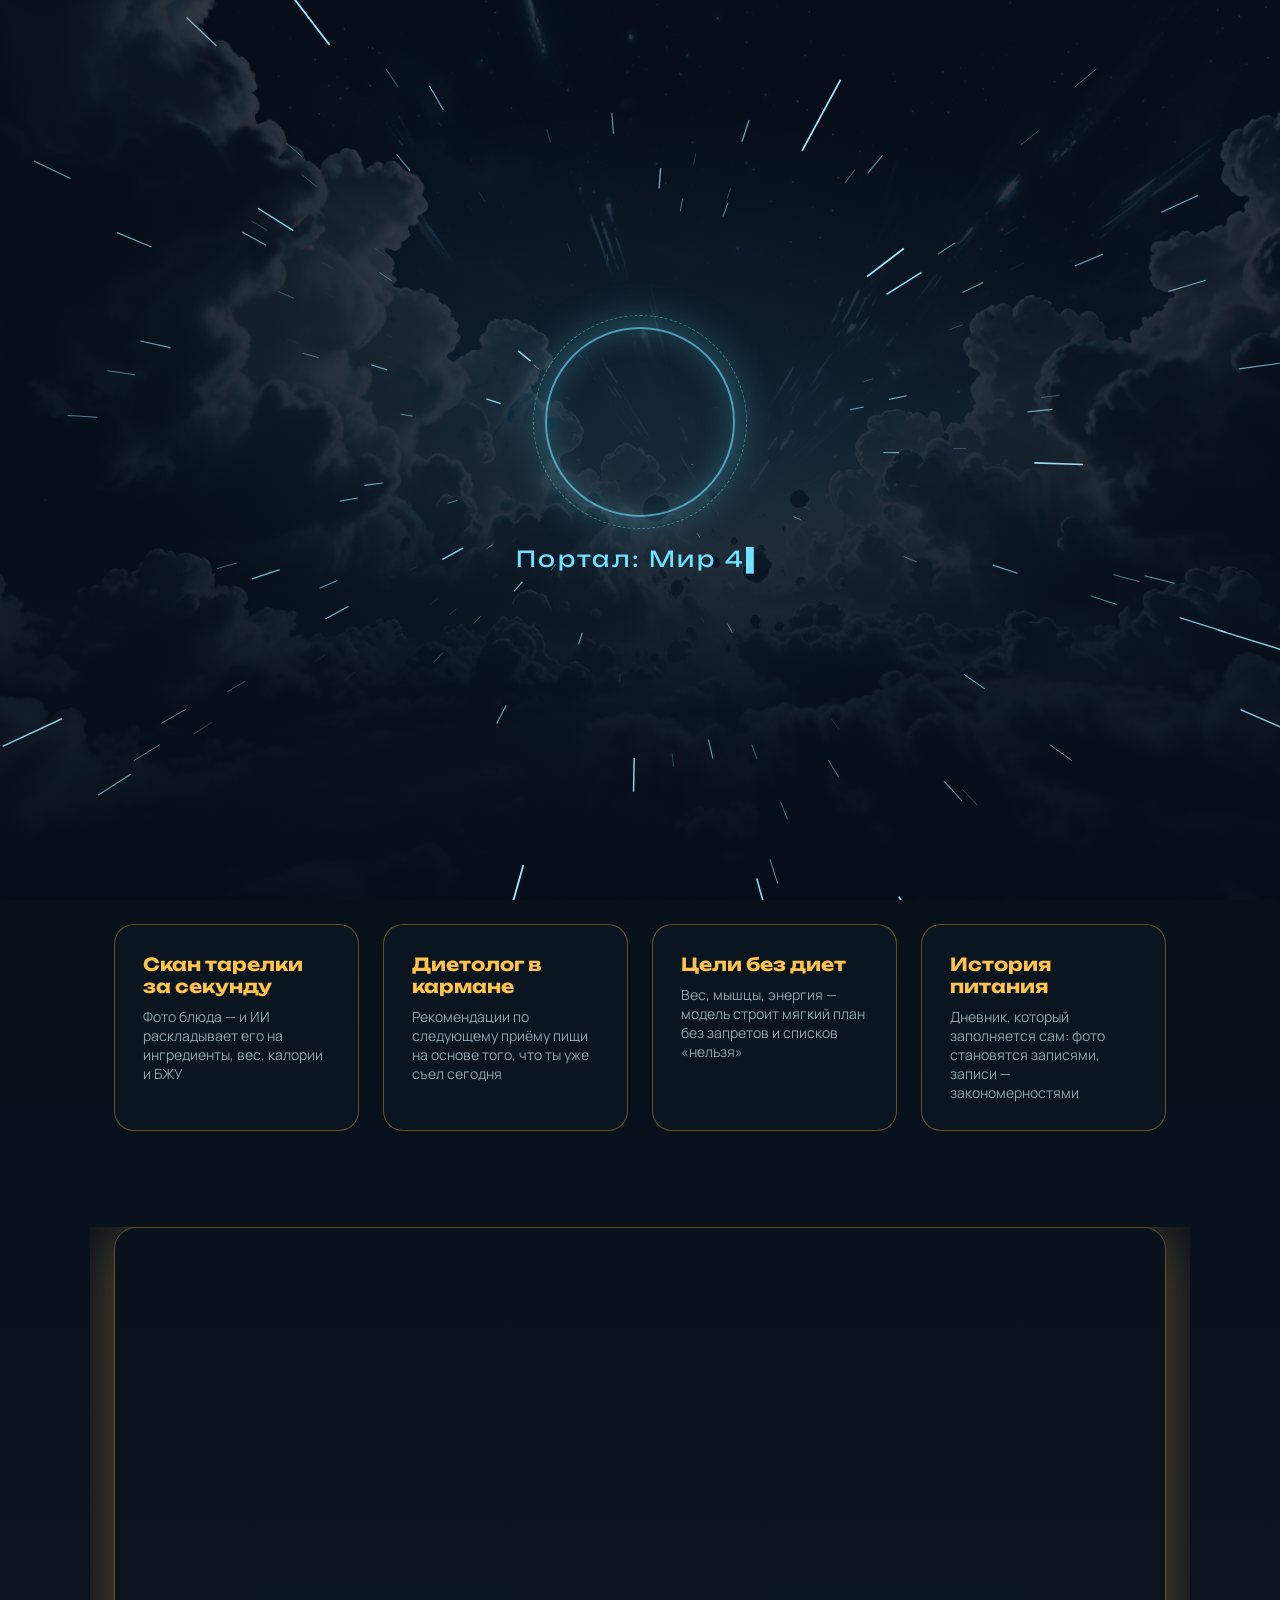
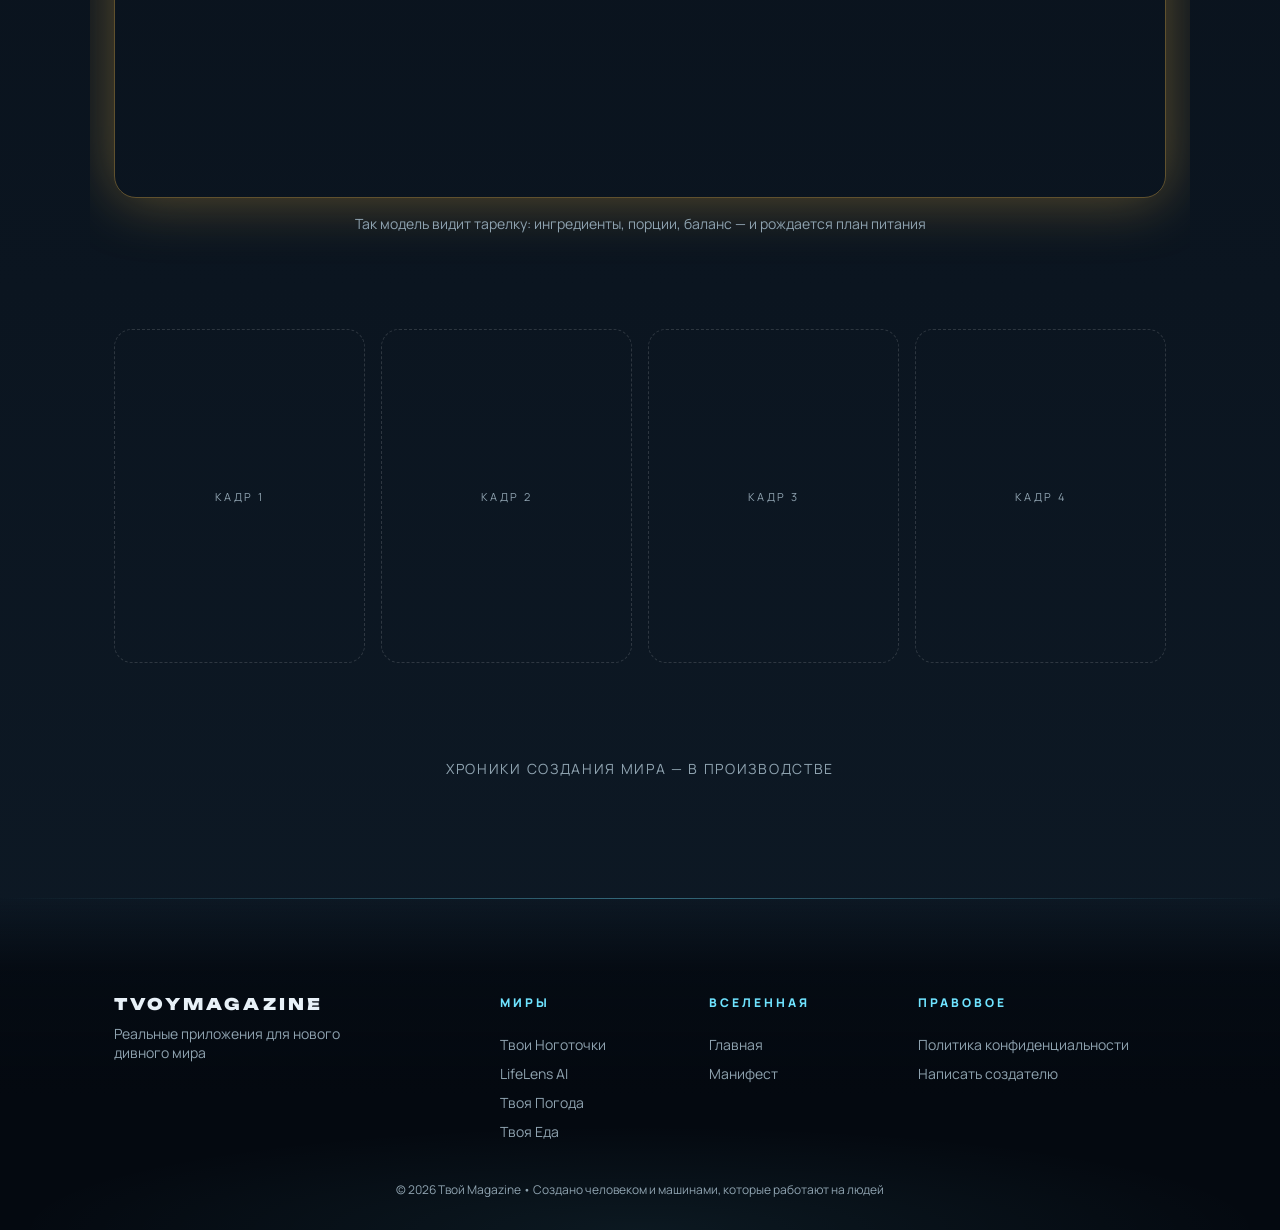
<file: apps/eda/index.html>
<!DOCTYPE html>
<html lang="ru">
<head>
  <meta charset="UTF-8">
  <meta name="viewport" content="width=device-width, initial-scale=1.0">
  <title>Твоя Еда — Мир 4 | Твой Magazine</title>
  <meta name="description" content="ИИ сканер пищи и диетолог">

  <link rel="icon" href="data:image/svg+xml,<svg xmlns='http://www.w3.org/2000/svg' viewBox='0 0 100 100'><text y='.9em' font-size='90'>🥗</text></svg>">

  <meta property="og:title" content="Твоя Еда — Мир 4 вселенной Твой Magazine">
  <meta property="og:description" content="ИИ сканер пищи и диетолог">
  <meta property="og:type" content="website">
  <meta property="og:image" content="https://m0nk0.github.io/assets/img/city-lake.jpg">

  <link rel="preconnect" href="https://fonts.googleapis.com">
  <link rel="preconnect" href="https://fonts.gstatic.com" crossorigin>
  <link href="https://fonts.googleapis.com/css2?family=Unbounded:wght@400;700;900&family=Manrope:wght@400;600;800&display=swap" rel="stylesheet">
  <link rel="stylesheet" href="../../assets/css/style.css?v=4">
  <link rel="stylesheet" href="../../assets/css/world.css">
  <style>
    body { --accent: #FFC24B; --accent-soft: rgba(255,194,75,.35); --hud-bright: #FFF3D6; }
    .world-hero__bg { background-image: url('../../assets/img/worlds/eda/eda-interior.jpg'); }
  </style>
  <script type="application/ld+json">
{
  "@context": "https://schema.org",
  "@type": "SoftwareApplication",
  "name": "Твоя Еда",
  "operatingSystem": "Android",
  "applicationCategory": "HealthApplication",
  "offers": {
    "@type": "Offer",
    "price": "0",
    "priceCurrency": "RUB"
  },
  "description": "ИИ сканер пищи и диетолог — фото блюда превращается в план питания без диет и запретов",
  "author": {
    "@type": "Person",
    "name": "Valerij Vasiljev"
  },
  "publisher": {
    "@type": "Organization",
    "name": "Твой Magazine"
  }
}
</script>
</head>
<body data-world-enter>
  <div class="preloader" id="preloader">
    <canvas class="preloader__warp" id="warp" aria-hidden="true"></canvas>
    <div class="preloader__ring" aria-hidden="true"><i></i></div>
    <p class="preloader__text">Портал: Мир 4</p>
  </div>
  <canvas class="stars" id="stars" aria-hidden="true"></canvas>

  <main>
    <section class="world-hero">
      <div class="world-hero__bg" aria-hidden="true"></div>
      <div class="world-hero__veil" aria-hidden="true"></div>

      <!-- HUD Мира 4: янтарная телеметрия питания -->
      <div class="hud" aria-hidden="true">
        <span class="hud__corner hud__corner--tl"></span>
        <span class="hud__corner hud__corner--tr"></span>
        <span class="hud__corner hud__corner--bl"></span>
        <span class="hud__corner hud__corner--br"></span>
        <p class="hud__tag hud__tag--tl">МИР 4 • FOOD-TEX</p>
        <p class="hud__tag hud__tag--tr">NUTRI-MODEL • TRAINING</p>
        <p class="hud__tag hud__tag--br" id="hudScanTag">SCAN 00.0%</p>
        <span class="hud__scan"></span>
        <span class="hud__radar"><i></i></span>
        <div class="hud__forge">
          <div class="hud__bar" data-base="55">
            <span class="hud__bar-head"><span>NUTRI MODEL</span><b>55%</b></span>
            <span class="hud__bar-track"><i style="width:55%"></i></span>
          </div>
          <div class="hud__bar" data-base="41">
            <span class="hud__bar-head"><span>DIET ENGINE</span><b>41%</b></span>
            <span class="hud__bar-track"><i style="width:41%"></i></span>
          </div>
        </div>
      </div>

      <a class="world-back" href="../../">← Вселенная</a>

      <span class="world-num">Мир 4 • Food-тех</span>
      <h1 class="world-title">Твоя Еда</h1>
      <p class="world-tag">ИИ сканер пищи и диетолог</p>
      <span class="world-cta world-cta--soon">Скоро в RuStore</span>
    </section>

    <section class="world-feats">
      <div class="world-feat">
        <h3>Скан тарелки за секунду</h3>
        <p>Фото блюда — и ИИ раскладывает его на ингредиенты, вес, калории и БЖУ</p>
      </div>
      <div class="world-feat">
        <h3>Диетолог в кармане</h3>
        <p>Рекомендации по следующему приёму пищи на основе того, что ты уже съел сегодня</p>
      </div>
      <div class="world-feat">
        <h3>Цели без диет</h3>
        <p>Вес, мышцы, энергия — модель строит мягкий план без запретов и списков «нельзя»</p>
      </div>
      <div class="world-feat">
        <h3>История питания</h3>
        <p>Дневник, который заполняется сам: фото становятся записями, записи — закономерностями</p>
      </div>
    </section>

    <!-- ============ ОКНО СКАНА: ЖИВОЕ ВИДЕО ============ -->
    <section class="scan-window-wrap">
      <div class="scan-window">
        <video data-autoplay muted loop playsinline preload="metadata">
          <source src="../../assets/video/eda-scan.mp4" type="video/mp4">
        </video>
      </div>
      <p class="scan-caption">Так модель видит тарелку: ингредиенты, порции, баланс — и рождается план питания</p>
    </section>

    <section class="world-gallery">
      <div class="gallery-slot">Кадр 1</div>
      <div class="gallery-slot">Кадр 2</div>
      <div class="gallery-slot">Кадр 3</div>
      <div class="gallery-slot">Кадр 4</div>
    </section>

    <p class="world-soon">Хроники создания мира — в производстве</p>
  </main>

  <footer class="footer">
    <div class="footer__inner">
      <div class="footer__brand">
        <p class="footer__logo">TVOYMAGAZINE</p>
        <p class="footer__note">Реальные приложения для нового дивного мира</p>
      </div>
      <nav class="footer__col" aria-label="Миры">
      <p class="footer__head">Миры</p>
      <a href="../../apps/nogotochki/">Твои Ноготочки</a>
      <a href="../../apps/lifelens/">LifeLens AI</a>
      <a href="../../apps/pogoda/">Твоя Погода</a>
      <a href="../../apps/eda/">Твоя Еда</a>
      </nav>
      <nav class="footer__col" aria-label="Вселенная">
        <p class="footer__head">Вселенная</p>
        <a href="../../">Главная</a>
        <a href="../../#manifest">Манифест</a>
      </nav>
      <nav class="footer__col" aria-label="Правовое">
        <p class="footer__head">Правовое</p>
        <a href="../../yournails/privacy.html">Политика конфиденциальности</a>
        <a href="mailto:valerij-vasiljev@list.ru">Написать создателю</a>
      </nav>
    </div>
    <p class="footer__copy">© 2026 Твой Magazine • Создано человеком и машинами, которые работают на людей</p>
  </footer>

  <script src="../../assets/js/main.js?v=4"></script>
  <script src="../../assets/js/portal.js?v=4"></script>
</body>
</html>
</file>
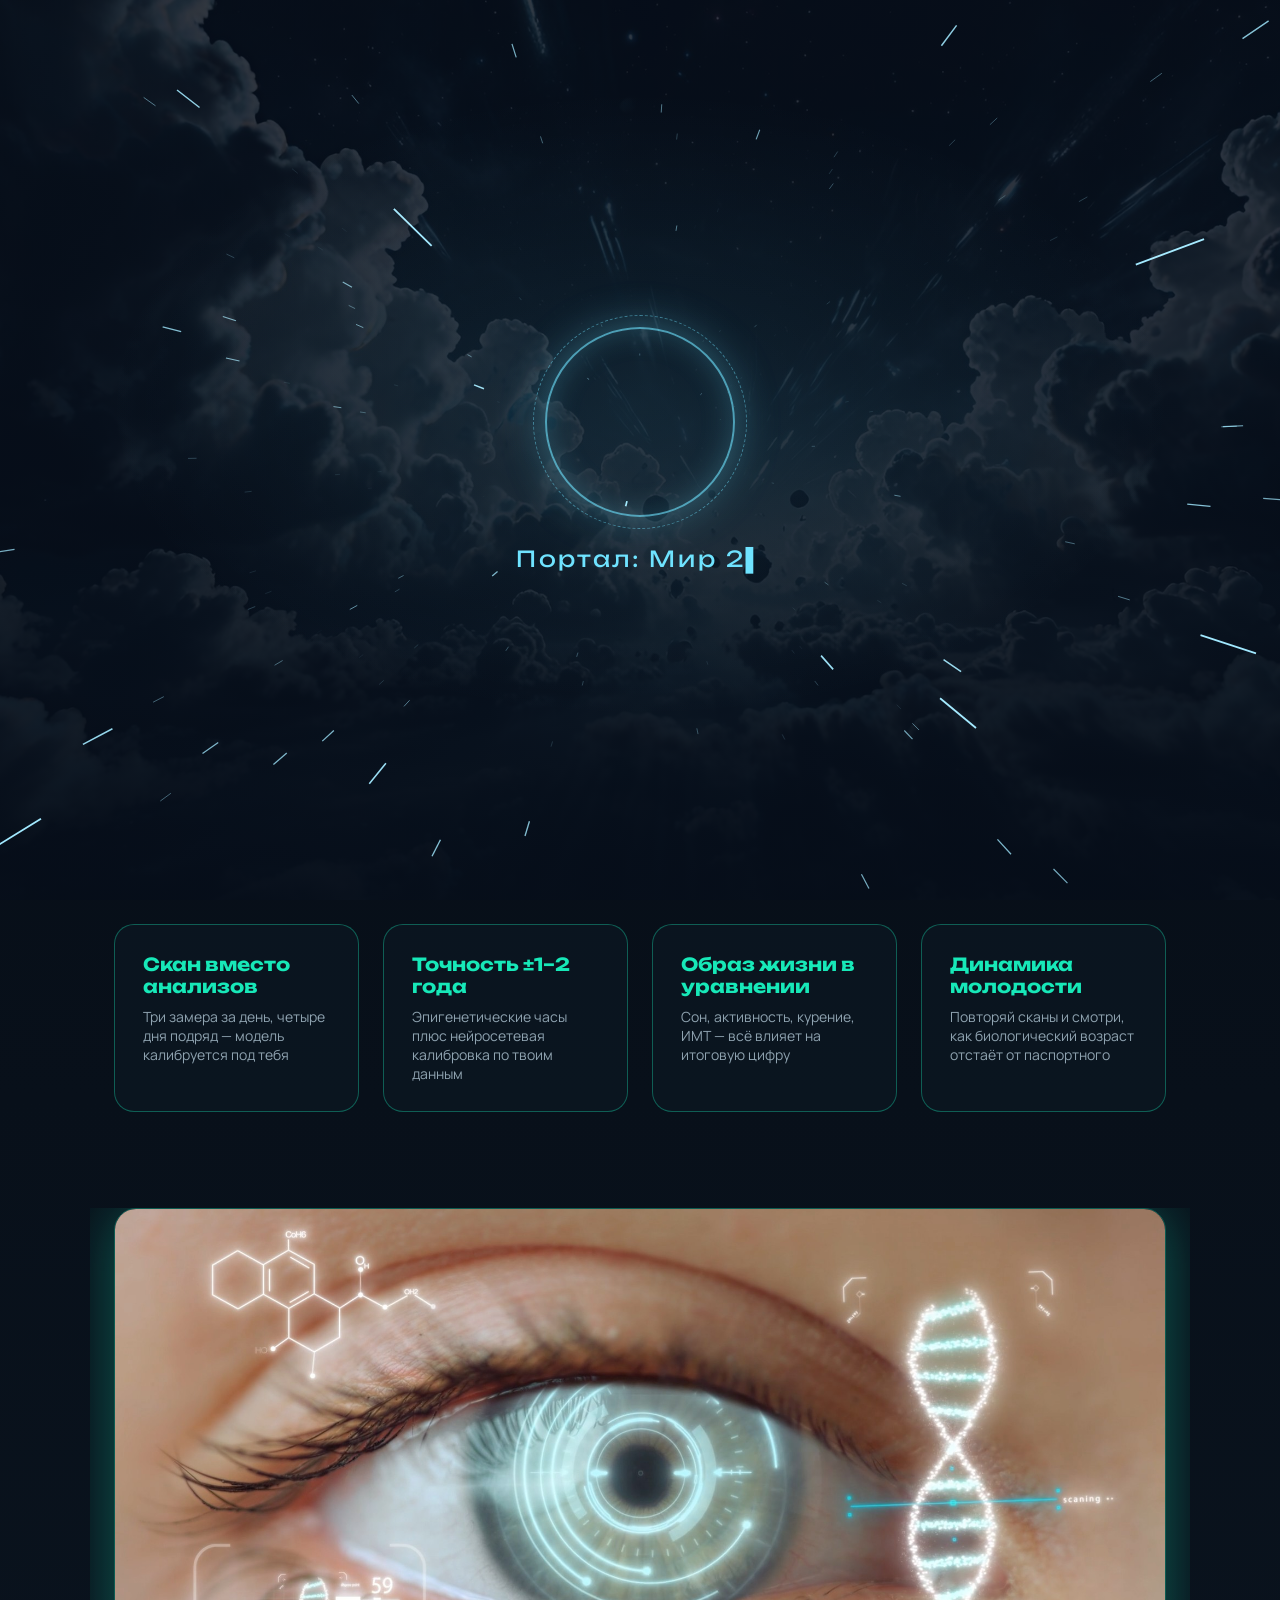
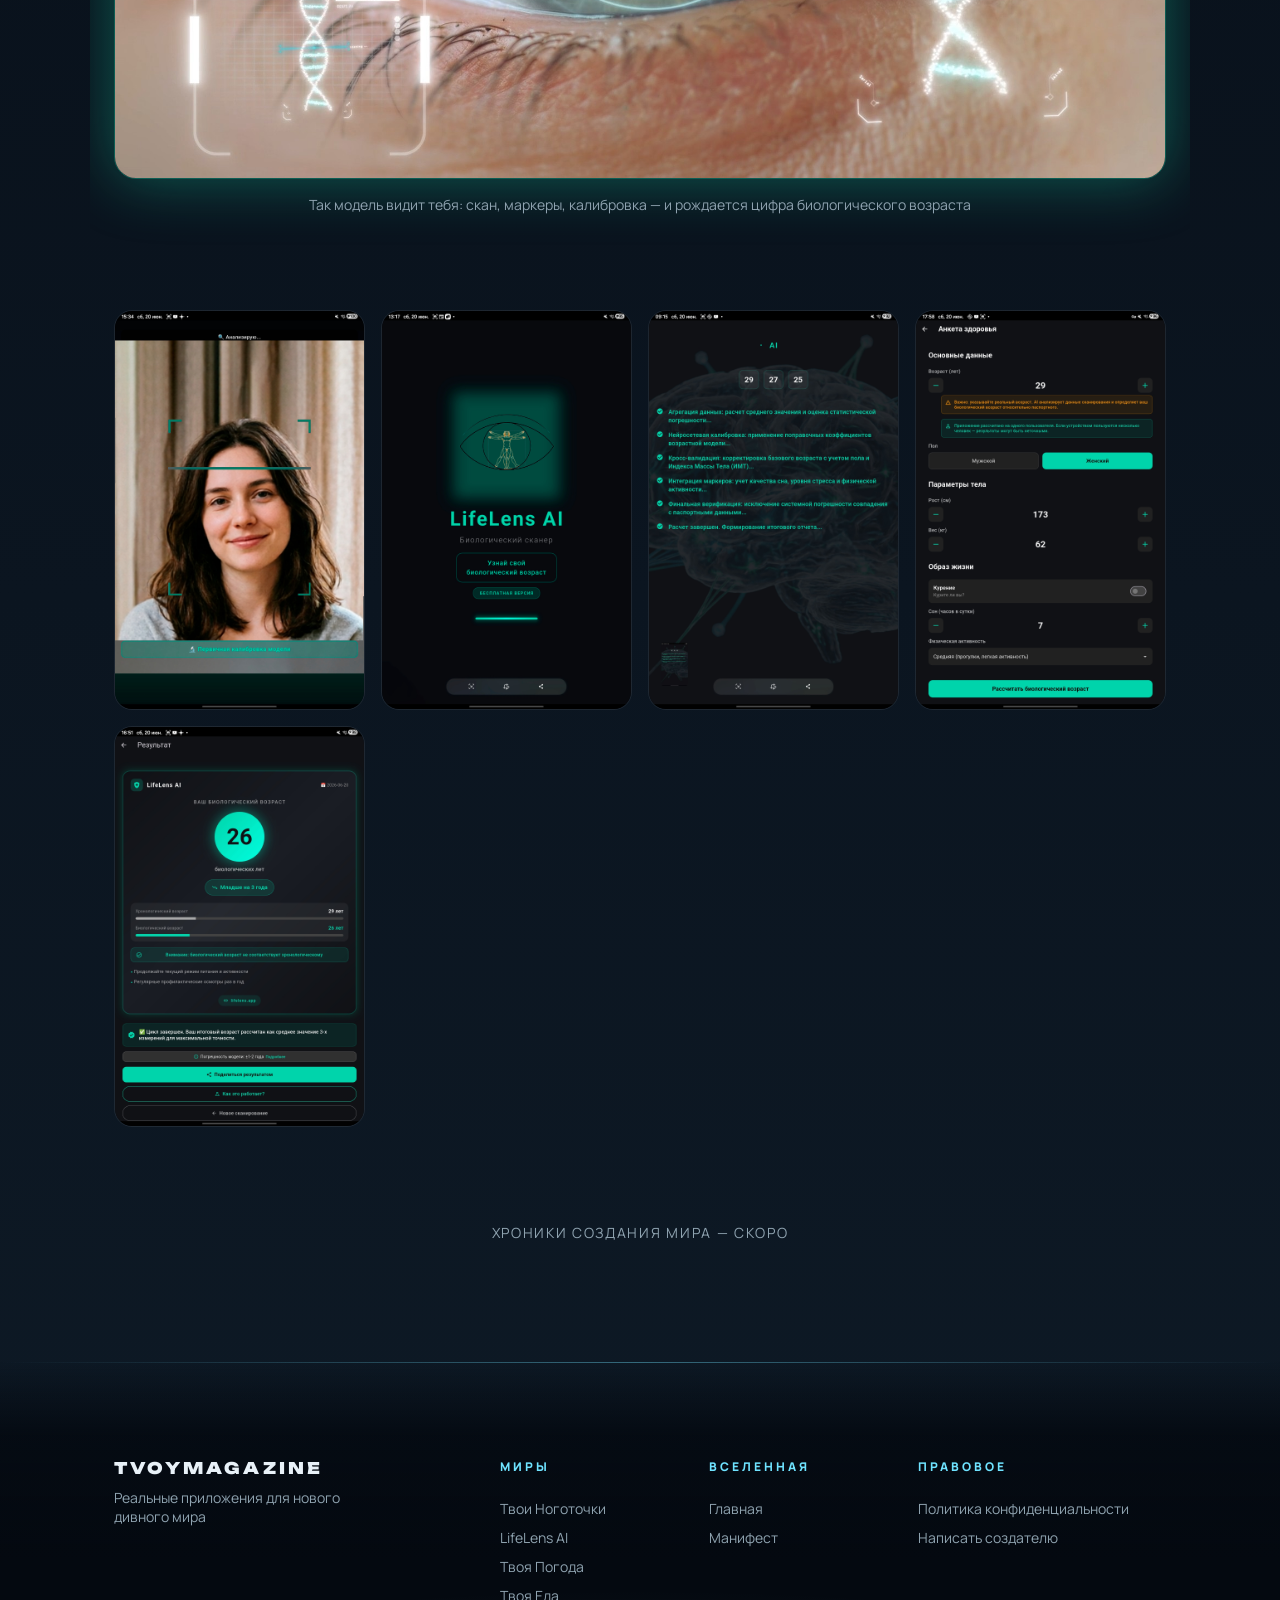
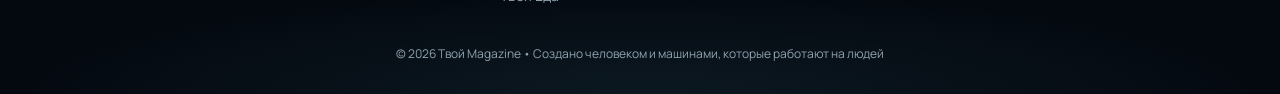
<file: apps/lifelens/index.html>
<!DOCTYPE html>
<html lang="ru">
<head>
  <meta charset="UTF-8">
  <meta name="viewport" content="width=device-width, initial-scale=1.0">
  <title>LifeLens AI — Мир 2 | Твой Magazine</title>
  <meta name="description" content="Биологический возраст по фото лица">

  <link rel="icon" type="image/png" href="../../assets/img/worlds/lifelens-icon.png">

  <meta property="og:title" content="LifeLens AI — Мир 2 вселенной Твой Magazine">
  <meta property="og:description" content="Биологический возраст по фото лица">
  <meta property="og:type" content="website">
  <!-- шаг 5.5: заменим на https://tvoymagazine.ru/... после подключения домена -->
  <meta property="og:image" content="https://m0nk0.github.io/assets/img/worlds/lifelens/lifelens-og.jpg">

  <link rel="preconnect" href="https://fonts.googleapis.com">
  <link rel="preconnect" href="https://fonts.gstatic.com" crossorigin>
  <link href="https://fonts.googleapis.com/css2?family=Unbounded:wght@400;700;900&family=Manrope:wght@400;600;800&display=swap" rel="stylesheet">
  <link rel="stylesheet" href="../../assets/css/style.css?v=4">
  <link rel="stylesheet" href="../../assets/css/world.css">
  <style>
    body { --accent: #17E8B8; --accent-soft: rgba(23,232,184,.35); --hud-bright: #D8FFF4; }
    .world-hero__bg {
      background-image:
        url('../../assets/img/worlds/lifelens/lifelens-interior.jpg'),
        url('../../assets/img/city-lake.jpg');
    }
  </style>
  <script type="application/ld+json">
{
  "@context": "https://schema.org",
  "@type": "SoftwareApplication",
  "name": "LifeLens AI",
  "operatingSystem": "Android",
  "applicationCategory": "HealthApplication",
  "offers": {
    "@type": "Offer",
    "price": "0",
    "priceCurrency": "RUB"
  },
  "description": "Биологический возраст по фото лица — скан вместо анализов, точность ±1–2 года",
  "author": {
    "@type": "Person",
    "name": "Valerij Vasiljev"
  },
  "publisher": {
    "@type": "Organization",
    "name": "Твой Magazine"
  }
}
</script>
</head>
<body data-world-enter>
  <div class="preloader" id="preloader">
    <canvas class="preloader__warp" id="warp" aria-hidden="true"></canvas>
    <div class="preloader__ring" aria-hidden="true"><i></i></div>
    <p class="preloader__text">Портал: Мир 2</p>
  </div>
  <canvas class="stars" id="stars" aria-hidden="true"></canvas>

  <main>
    <section class="world-hero">
      <div class="world-hero__bg" aria-hidden="true"></div>
      <div class="world-hero__veil" aria-hidden="true"></div>

      <!-- HUD Мира 2: бирюзовая телеметрия биоскана -->
      <div class="hud" aria-hidden="true">
        <span class="hud__corner hud__corner--tl"></span>
        <span class="hud__corner hud__corner--tr"></span>
        <span class="hud__corner hud__corner--bl"></span>
        <span class="hud__corner hud__corner--br"></span>
        <p class="hud__tag hud__tag--tl">МИР 2 • HEALTH-TEX</p>
        <p class="hud__tag hud__tag--tr">BIO-MODEL • CALIBRATED</p>
        <p class="hud__tag hud__tag--br" id="hudScanTag">SCAN 00.0%</p>
        <span class="hud__scan"></span>
        <span class="hud__radar"><i></i></span>
        <div class="hud__forge">
          <div class="hud__bar" data-base="94">
            <span class="hud__bar-head"><span>CALIBRATION</span><b>94%</b></span>
            <span class="hud__bar-track"><i style="width:94%"></i></span>
          </div>
          <div class="hud__bar" data-base="87">
            <span class="hud__bar-head"><span>EPIGENETIC CLOCK</span><b>87%</b></span>
            <span class="hud__bar-track"><i style="width:87%"></i></span>
          </div>
        </div>
      </div>

      <a class="world-back" href="../../">← Вселенная</a>

      <span class="world-num">Мир 2 • Health-тех</span>
      <h1 class="world-title">LifeLens AI</h1>
      <p class="world-tag">Биологический возраст по фото лица</p>
      <a class="world-cta" href="https://www.rustore.ru/catalog/app/com.lifelens.app"
         target="_blank" rel="noopener">Забрать в RuStore</a>
    </section>

    <section class="world-feats">
      <div class="world-feat">
        <h3>Скан вместо анализов</h3>
        <p>Три замера за день, четыре дня подряд — модель калибруется под тебя</p>
      </div>
      <div class="world-feat">
        <h3>Точность ±1–2 года</h3>
        <p>Эпигенетические часы плюс нейросетевая калибровка по твоим данным</p>
      </div>
      <div class="world-feat">
        <h3>Образ жизни в уравнении</h3>
        <p>Сон, активность, курение, ИМТ — всё влияет на итоговую цифру</p>
      </div>
      <div class="world-feat">
        <h3>Динамика молодости</h3>
        <p>Повторяй сканы и смотри, как биологический возраст отстаёт от паспортного</p>
      </div>
    </section>

    <!-- ============ ОКНО СКАНА: ГЛАЗ С HUD ============ -->
    <section class="scan-window-wrap">
      <div class="scan-window">
        <video data-autoplay muted loop playsinline preload="metadata"
               poster="../../assets/img/worlds/lifelens/scan-poster.jpg">
          <source src="../../assets/video/lifelens-scan.mp4" type="video/mp4">
        </video>
      </div>
      <p class="scan-caption">Так модель видит тебя: скан, маркеры, калибровка — и рождается цифра биологического возраста</p>
    </section>

    <section class="world-gallery">
      <img src="../../assets/img/worlds/lifelens/screen1.jpg" alt="Результат: биологический возраст" loading="lazy">
      <img src="../../assets/img/worlds/lifelens/screen2.jpg" alt="Анкета здоровья" loading="lazy">
      <img src="../../assets/img/worlds/lifelens/screen3.jpg" alt="Скан лица" loading="lazy">
      <img src="../../assets/img/worlds/lifelens/screen4.jpg" alt="Этапы расчёта AI" loading="lazy">
      <img src="../../assets/img/worlds/lifelens/screen5.jpg" alt="Логотип LifeLens" loading="lazy">
    </section>

    <p class="world-soon">Хроники создания мира — скоро</p>
  </main>

  <footer class="footer">
      <div class="footer__inner">
      <div class="footer__brand">
        <p class="footer__logo">TVOYMAGAZINE</p>
        <p class="footer__note">Реальные приложения для нового дивного мира</p>
      </div>
      <nav class="footer__col" aria-label="Миры">
      <p class="footer__head">Миры</p>
      <a href="../../apps/nogotochki/">Твои Ноготочки</a>
      <a href="../../apps/lifelens/">LifeLens AI</a>
      <a href="../../apps/pogoda/">Твоя Погода</a>
      <a href="../../apps/eda/">Твоя Еда</a>
      </nav>
      <nav class="footer__col" aria-label="Вселенная">
        <p class="footer__head">Вселенная</p>
        <a href="../../">Главная</a>
        <a href="../../#manifest">Манифест</a>
      </nav>
      <nav class="footer__col" aria-label="Правовое">
        <p class="footer__head">Правовое</p>
        <a href="../../yournails/privacy.html">Политика конфиденциальности</a>
        <a href="mailto:valerij-vasiljev@list.ru">Написать создателю</a>
      </nav>
    </div>
    <p class="footer__copy">© 2026 Твой Magazine • Создано человеком и машинами, которые работают на людей</p>
  </footer>

  <script src="../../assets/js/main.js?v=4"></script>
  <script src="../../assets/js/portal.js?v=4"></script>
</body>
</html>
</file>
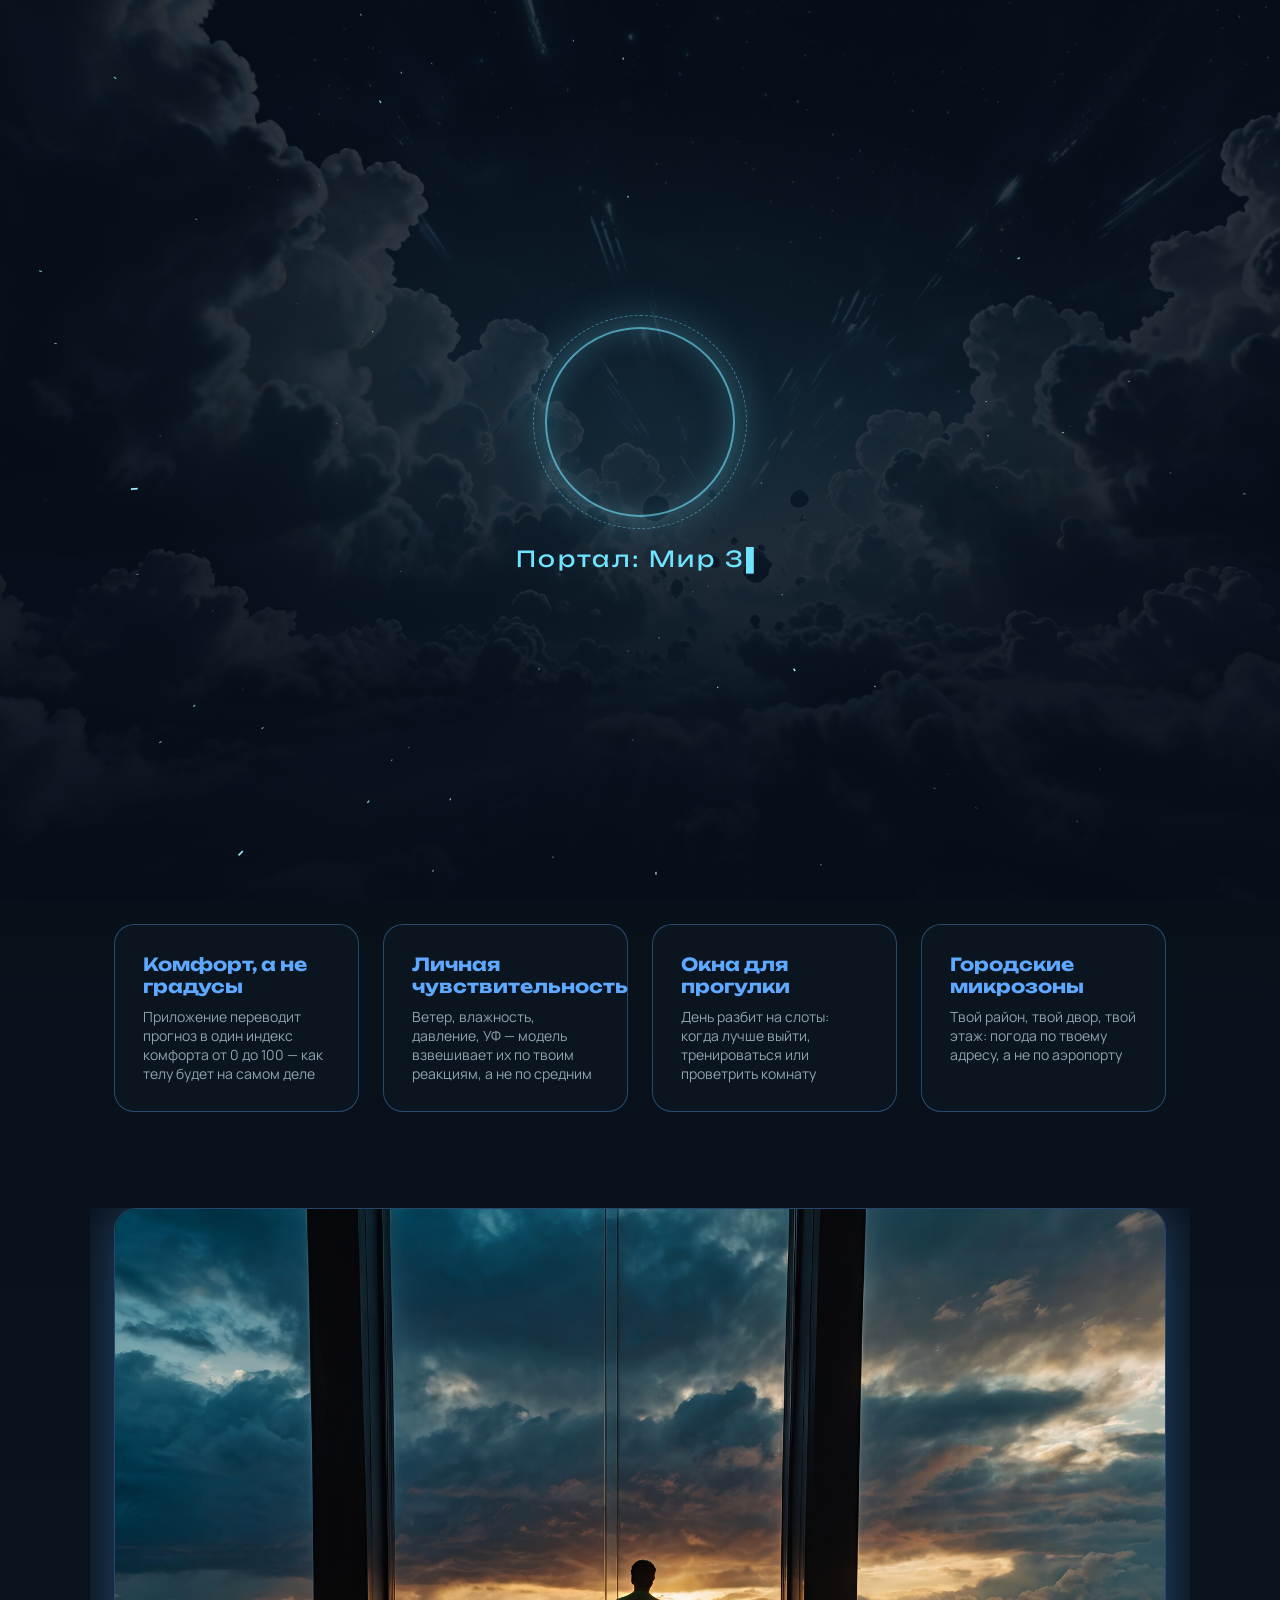
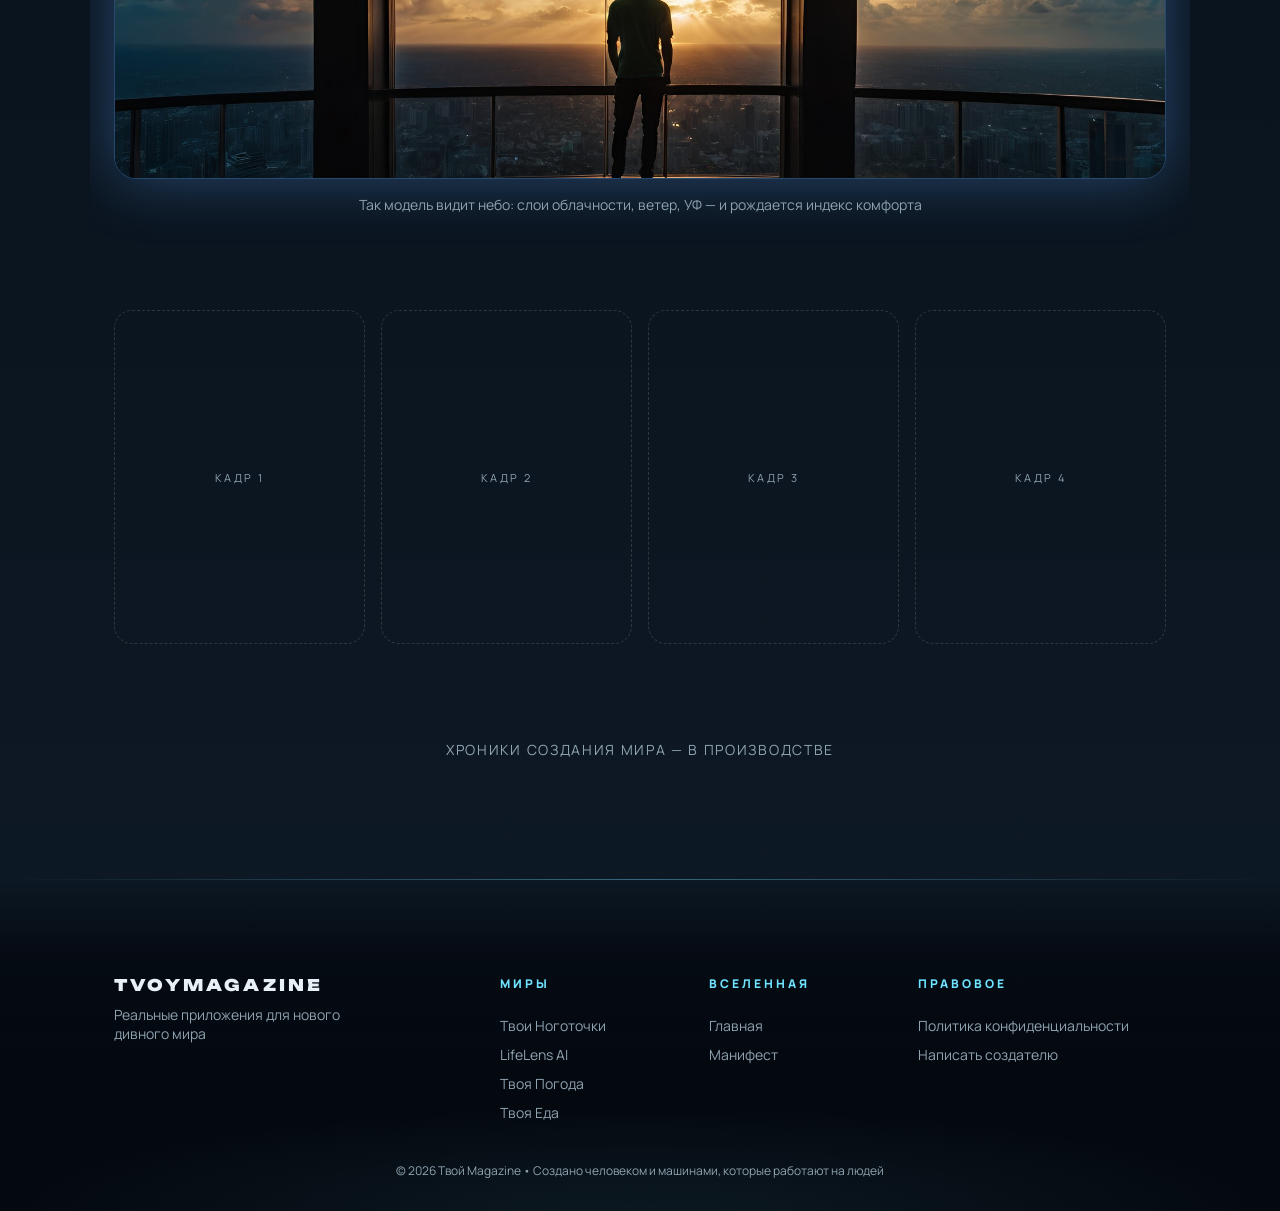
<file: apps/pogoda/index.html>
<!DOCTYPE html>
<html lang="ru">
<head>
  <meta charset="UTF-8">
  <meta name="viewport" content="width=device-width, initial-scale=1.0">
  <title>Твоя Погода — Мир 3 | Твой Magazine</title>
  <meta name="description" content="ИИ сканер комфорта погоды">

  <link rel="icon" href="data:image/svg+xml,<svg xmlns='http://www.w3.org/2000/svg' viewBox='0 0 100 100'><text y='.9em' font-size='90'>🌦</text></svg>">

  <meta property="og:title" content="Твоя Погода — Мир 3 вселенной Твой Magazine">
  <meta property="og:description" content="ИИ сканер комфорта погоды">
  <meta property="og:type" content="website">
  <meta property="og:image" content="https://m0nk0.github.io/assets/img/city-dawn.jpg">

  <link rel="preconnect" href="https://fonts.googleapis.com">
  <link rel="preconnect" href="https://fonts.gstatic.com" crossorigin>
  <link href="https://fonts.googleapis.com/css2?family=Unbounded:wght@400;700;900&family=Manrope:wght@400;600;800&display=swap" rel="stylesheet">
  <link rel="stylesheet" href="../../assets/css/style.css?v=4">
  <link rel="stylesheet" href="../../assets/css/world.css">
  <style>
    body { --accent: #5EA8FF; --accent-soft: rgba(94,168,255,.35); --hud-bright: #DCEBFF; }
  .world-hero__bg { 
  background-image: url('../../assets/img/worlds/pogoda/pogoda-interior.jpg');
  filter: brightness(1.35) contrast(1.08);
}
  </style>
  <script type="application/ld+json">
{
  "@context": "https://schema.org",
  "@type": "SoftwareApplication",
  "name": "Твоя Погода",
  "operatingSystem": "Android",
  "applicationCategory": "WeatherApplication",
  "offers": {
    "@type": "Offer",
    "price": "0",
    "priceCurrency": "RUB"
  },
  "description": "ИИ сканер комфорта погоды — определяет, как телу будет на самом деле, и даёт советы по одежде и активности",
  "author": {
    "@type": "Person",
    "name": "Valerij Vasiljev"
  },
  "publisher": {
    "@type": "Organization",
    "name": "Твой Magazine"
  }
}
</script>
</head>
<body data-world-enter>
  <div class="preloader" id="preloader">
    <canvas class="preloader__warp" id="warp" aria-hidden="true"></canvas>
    <div class="preloader__ring" aria-hidden="true"><i></i></div>
    <p class="preloader__text">Портал: Мир 3</p>
  </div>
  <canvas class="stars" id="stars" aria-hidden="true"></canvas>

  <main>
    <section class="world-hero">
      <div class="world-hero__bg" aria-hidden="true"></div>
      <div class="world-hero__veil" aria-hidden="true"></div>

      <!-- HUD Мира 3: синяя телеметрия погоды -->
      <div class="hud" aria-hidden="true">
        <span class="hud__corner hud__corner--tl"></span>
        <span class="hud__corner hud__corner--tr"></span>
        <span class="hud__corner hud__corner--bl"></span>
        <span class="hud__corner hud__corner--br"></span>
        <p class="hud__tag hud__tag--tl">МИР 3 • WEATHER-TEX</p>
        <p class="hud__tag hud__tag--tr">COMFORT MODEL • TRAINING</p>
        <p class="hud__tag hud__tag--br" id="hudScanTag">SCAN 00.0%</p>
        <span class="hud__scan"></span>
        <span class="hud__radar"><i></i></span>
        <div class="hud__forge">
          <div class="hud__bar" data-base="62">
            <span class="hud__bar-head"><span>COMFORT MODEL</span><b>62%</b></span>
            <span class="hud__bar-track"><i style="width:62%"></i></span>
          </div>
          <div class="hud__bar" data-base="48">
            <span class="hud__bar-head"><span>SENSOR NET</span><b>48%</b></span>
            <span class="hud__bar-track"><i style="width:48%"></i></span>
          </div>
        </div>
      </div>

      <a class="world-back" href="../../">← Вселенная</a>

      <span class="world-num">Мир 3 • Weather-тех</span>
      <h1 class="world-title">Твоя Погода</h1>
      <p class="world-tag">ИИ сканер комфорта погоды</p>
      <span class="world-cta world-cta--soon">Скоро в RuStore</span>
    </section>

    <section class="world-feats">
      <div class="world-feat">
        <h3>Комфорт, а не градусы</h3>
        <p>Приложение переводит прогноз в один индекс комфорта от 0 до 100 — как телу будет на самом деле</p>
      </div>
      <div class="world-feat">
        <h3>Личная чувствительность</h3>
        <p>Ветер, влажность, давление, УФ — модель взвешивает их по твоим реакциям, а не по средним</p>
      </div>
      <div class="world-feat">
        <h3>Окна для прогулки</h3>
        <p>День разбит на слоты: когда лучше выйти, тренироваться или проветрить комнату</p>
      </div>
      <div class="world-feat">
        <h3>Городские микрозоны</h3>
        <p>Твой район, твой двор, твой этаж: погода по твоему адресу, а не по аэропорту</p>
      </div>
    </section>

    <!-- ============ ОКНО СКАНА: ВИДЕО ============ -->
    <section class="scan-window-wrap">
      <div class="scan-window">
        <video data-autoplay muted loop playsinline preload="metadata"
               poster="../../assets/img/worlds/pogoda/scan-poster.jpg">
          <source src="../../assets/video/pogoda-scan.mp4" type="video/mp4">
        </video>
      </div>
      <p class="scan-caption">Так модель видит небо: слои облачности, ветер, УФ — и рождается индекс комфорта</p>
    </section>

    <section class="world-gallery">
      <div class="gallery-slot">Кадр 1</div>
      <div class="gallery-slot">Кадр 2</div>
      <div class="gallery-slot">Кадр 3</div>
      <div class="gallery-slot">Кадр 4</div>
    </section>

    <p class="world-soon">Хроники создания мира — в производстве</p>
  </main>

  <footer class="footer">
    <div class="footer__inner">
      <div class="footer__brand">
        <p class="footer__logo">TVOYMAGAZINE</p>
        <p class="footer__note">Реальные приложения для нового дивного мира</p>
      </div>
      <nav class="footer__col" aria-label="Миры">
      <p class="footer__head">Миры</p>
      <a href="../../apps/nogotochki/">Твои Ноготочки</a>
      <a href="../../apps/lifelens/">LifeLens AI</a>
      <a href="../../apps/pogoda/">Твоя Погода</a>
      <a href="../../apps/eda/">Твоя Еда</a>
    </nav>
      <nav class="footer__col" aria-label="Вселенная">
        <p class="footer__head">Вселенная</p>
        <a href="../../">Главная</a>
        <a href="../../#manifest">Манифест</a>
      </nav>
      <nav class="footer__col" aria-label="Правовое">
        <p class="footer__head">Правовое</p>
        <a href="../../yournails/privacy.html">Политика конфиденциальности</a>
        <a href="mailto:valerij-vasiljev@list.ru">Написать создателю</a>
      </nav>
    </div>
    <p class="footer__copy">© 2026 Твой Magazine • Создано человеком и машинами, которые работают на людей</p>
  </footer>

  <script src="../../assets/js/main.js?v=4"></script>
  <script src="../../assets/js/portal.js?v=4"></script>
</body>
</html>
</file>
<file: assets/css/style.css>
/* ============ ТОКЕНЫ ВСЕЛЕННОЙ ============ */
:root {
  --night: #050B14;
  --storm: #0E1A26;
  --beam: #6FE3FF;
  --silver: #C7D3DC;
  --pearl: #E9EEF2;
  --ink-on-pearl: #12202C;
  --dawn-amber: #FF9E5E;
  --dawn-blue: #5EA8FF;
  --world-nails: #E91E63;
  --world-lifelens: #17E8B8;
  --text: #E8F1F8;
  --text-dim: #8FA3B0;
  --font-display: 'Unbounded', sans-serif;
  --font-body: 'Manrope', sans-serif;
}

* { margin: 0; padding: 0; box-sizing: border-box; }

html { scroll-behavior: smooth; }

body {
  background:
    radial-gradient(1200px 600px at 50% -10%, rgba(111,227,255,.10), transparent 60%),
    linear-gradient(180deg, var(--night), var(--storm));
  color: var(--text);
  font-family: var(--font-body);
  min-height: 100vh;
  overflow-x: hidden;
}

/* ============ PRELOADER v2.1: WARP + ПОРТАЛ + КОРИДОР ============ */
.preloader {
  position: fixed; inset: 0; z-index: 50;
  background:
    radial-gradient(60% 50% at 50% 45%, rgba(111,227,255,.08), transparent 70%),
    linear-gradient(180deg, rgba(5,11,20,.82), rgba(5,11,20,.93)),
    url('../img/warp-corridor.jpg') center / cover no-repeat;
  background-color: var(--night);
  display: flex; flex-direction: column;
  align-items: center; justify-content: center;
  gap: 28px;
  overflow: hidden;
  transition: opacity .6s ease, visibility .6s;
}
.preloader.is-hidden { opacity: 0; visibility: hidden; }

.preloader__warp { position: absolute; inset: 0; mix-blend-mode: screen; }

.preloader__ring {
  position: relative;
  width: 190px; height: 190px;
  border-radius: 50%;
  border: 2px solid rgba(111,227,255,.65);
  box-shadow: 0 0 44px rgba(111,227,255,.35), inset 0 0 30px rgba(111,227,255,.22);
  opacity: 0;
  transform: scale(.2);
}
.preloader__ring i {
  position: absolute; inset: -14px;
  border-radius: 50%;
  border: 1px dashed rgba(111,227,255,.45);
  animation: spin 7s linear infinite;
}
@keyframes spin { to { transform: rotate(360deg); } }
.preloader.is-warp .preloader__ring {
  animation: ringIn .8s cubic-bezier(.2,.8,.2,1) 1s forwards;
}
@keyframes ringIn { to { opacity: 1; transform: scale(1); } }

.preloader__text {
  position: relative;
  font-family: var(--font-display);
  font-size: clamp(14px, 2vw, 22px);
  color: var(--beam); letter-spacing: .12em;
  text-align: center;
  padding: 0 20px;
  opacity: 0;
  transform: translateY(10px);
}
.preloader.is-warp .preloader__text {
  animation: textIn .7s ease 1.3s forwards;
}
@keyframes textIn { to { opacity: 1; transform: none; } }
.preloader__text::after { content: '▌'; animation: blink 1s steps(1) infinite; }
@keyframes blink { 50% { opacity: 0; } }

/* ============ ЗВЁЗДЫ ============ */
.stars { position: fixed; inset: 0; z-index: 0; pointer-events: none; }
main { position: relative; z-index: 2; }

/* ============ S1 ХИРО ============ */
.hero {
  min-height: 100vh;
  display: flex;
  flex-direction: column;
  justify-content: center;
  align-items: center;
  text-align: center;
  padding: 24px;
  position: relative;
  overflow: hidden;
}

/* если видео-файл НЕ обрезан снизу — поставь height: 107.6%,
   полоса с лого уйдёт за границу экрана */
.hero-video {
  position: absolute; inset: 0;
  width: 100%; height: 100%;
  object-fit: cover;
  opacity: .55;
  filter: saturate(.9) contrast(1.05);
}
.hero__veil {
  position: absolute; inset: 0;
  background: radial-gradient(60% 60% at 50% 45%,
    rgba(5,11,20,.20), rgba(5,11,20,.88));
}

.hero__over, .hero__title, .hero__sub, .hero__cta { position: relative; z-index: 2; }

.hero__over {
  font-weight: 800;
  letter-spacing: .35em;
  font-size: 12px;
  color: var(--beam);
  text-transform: uppercase;
  margin-bottom: 24px;
}
.hero__title {
  font-family: var(--font-display);
  font-weight: 900;
  font-size: clamp(34px, 7vw, 84px);
  line-height: 1.05;
  text-shadow: 0 0 40px rgba(111,227,255,.12);
  opacity: .6;
}
.hero__sub {
  margin-top: 20px;
  font-size: clamp(15px, 2vw, 20px);
  color: var(--text-dim);
  max-width: 620px;
}

/* проявление текста из прозрачности: с середины ролика, сверху вниз */
.hero.is-playing .hero__over  { animation: heroTextIn 1.4s ease 4.8s both; }
.hero.is-playing .hero__title { animation: heroTitleIn 1.6s ease 5.8s both; }
.hero.is-playing .hero__sub   { animation: heroTextIn 1.6s ease 7s both; }
@keyframes heroTextIn {
  from { opacity: 0; transform: translateY(14px); }
  to   { opacity: 1; transform: none; }
}
@keyframes heroTitleIn {
  from { opacity: 0; transform: translateY(18px); }
  to   { opacity: .6; transform: none; }
}

.hero__cta {
  margin-top: 48px;
  display: inline-block;
  padding: 14px 34px;
  border: 1px solid rgba(111,227,255,.5);
  border-radius: 999px;
  color: var(--beam);
  text-decoration: none;
  font-weight: 800;
  letter-spacing: .12em;
  text-transform: uppercase;
  font-size: 13px;
  transition: box-shadow .3s, background .3s;
}
.hero__cta:hover {
  background: rgba(111,227,255,.08);
  box-shadow: 0 0 32px rgba(111,227,255,.35);
}

/* зеркальный пол */
.hero::after {
  content: '';
  position: absolute;
  left: 0; right: 0; bottom: 0;
  height: 22vh;
  background: linear-gradient(180deg, transparent, rgba(111,227,255,.06));
  pointer-events: none;
}

/* ============ СЕКЦИИ: ОБЩАЯ РАМКА ============ */
section { position: relative; overflow: hidden; }

.section-bg {
  position: absolute; inset: 0;
  background-size: cover;
  background-position: center;
  transform: scale(1.05);
}
.section-veil {
  position: absolute; inset: 0;
  background: linear-gradient(180deg,
    rgba(5,11,20,.88), rgba(5,11,20,.72) 50%, rgba(5,11,20,.92));
}
.section-inner {
  position: relative; z-index: 2;
  max-width: 1100px;
  margin: 0 auto;
  padding: 120px 24px;
}
.section-title {
  font-family: var(--font-display);
  font-weight: 900;
  font-size: clamp(28px, 5vw, 56px);
  text-align: center;
}
.section-sub {
  margin-top: 12px;
  text-align: center;
  color: var(--text-dim);
  font-size: clamp(14px, 1.6vw, 18px);
}

/* сквозной шов вселенной: та же линия, что отделяет футер */
.manifest::before,
.worlds::before {
  content: '';
  position: absolute; left: 0; right: 0; top: 0; height: 1px;
  z-index: 3;
  background: linear-gradient(90deg, transparent, rgba(111,227,255,.4), transparent);
}

/* ============ S2 МАНИФЕСТ ============ */
.manifest__spark {
  position: absolute; inset: 0;
  width: 100%; height: 100%;
  z-index: 1; pointer-events: none;
}
.manifest__list {
  margin-top: 64px;
  display: grid;
  gap: 28px;
  list-style: none;
}
.manifest__item {
  display: grid;
  grid-template-columns: 88px 1fr;
  gap: 20px;
  padding: 28px 32px;
  background: rgba(14,26,38,.55);
  border: 1px solid rgba(111,227,255,.16);
  border-radius: 20px;
  backdrop-filter: blur(6px);
}
.manifest__num {
  font-family: var(--font-display);
  font-size: 34px;
  font-weight: 700;
  color: var(--beam);
  opacity: .85;
}
.manifest__item h3 {
  font-family: var(--font-display);
  font-size: clamp(18px, 2.4vw, 26px);
  margin-bottom: 8px;
}
.manifest__item p { color: var(--text-dim); }

/* ============ S3 ГОРОД МИРОВ ============ */
.worlds__grid {
  margin-top: 64px;
  display: grid;
  grid-template-columns: repeat(auto-fit, minmax(300px, 420px));
  justify-content: center;
  gap: 32px;
}
.world-card {
  position: relative;
  display: flex;
  flex-direction: column;
  align-items: center;
  text-align: center;
  padding: 40px 28px 84px;
  border-radius: 28px;
  background: rgba(5,11,20,.66);
  border: 1px solid var(--accent-soft);
  text-decoration: none;
  color: var(--text);
  overflow: hidden;
  transition: transform .35s ease, box-shadow .35s ease, border-color .35s;
}
.world-card--nails    { --accent: #E91E63; --accent-soft: rgba(231,30,99,.35); }
.world-card--lifelens { --accent: #17E8B8; --accent-soft: rgba(23,232,184,.35); }
.world-card--weather  { --accent: #5EA8FF; --accent-soft: rgba(94,168,255,.35); }
.world-card--food     { --accent: #FFC24B; --accent-soft: rgba(255,194,75,.35); }

.world-card:hover,
.world-card:focus-visible {
  transform: translateY(-8px);
  border-color: var(--accent);
  box-shadow: 0 24px 60px rgba(0,0,0,.5), 0 0 44px var(--accent-soft);
}
.world-card__num {
  letter-spacing: .3em;
  font-size: 11px;
  font-weight: 800;
  color: var(--accent);
}
.world-card__icon {
  width: 96px; height: 96px;
  margin: 20px 0 16px;
  border-radius: 24px;
  box-shadow: 0 0 32px var(--accent-soft);
}
.world-card__glyph {
  width: 96px; height: 96px;
  display: flex; align-items: center; justify-content: center;
  font-size: 56px;
  line-height: 1;
  margin: 20px 0 16px;
  filter: drop-shadow(0 0 18px var(--accent-soft));
}
.world-card__name {
  font-family: var(--font-display);
  font-size: 22px;
}
.world-card__tag {
  margin-top: 8px;
  color: var(--text-dim);
  font-size: 14px;
  max-width: 300px;
}
/* портал-арка внизу карточки */
.world-card__portal {
  position: absolute; left: 50%; bottom: -46px;
  width: 120px; height: 60px;
  transform: translateX(-50%);
  border-radius: 120px 120px 0 0;
  background: radial-gradient(60% 100% at 50% 100%, var(--accent), transparent 70%);
  opacity: .35;
  transition: opacity .35s, transform .35s;
}
.world-card:hover .world-card__portal,
.world-card:focus-visible .world-card__portal {
  opacity: .9;
  transform: translateX(-50%) scale(1.25);
}
.world-card__cta {
  position: absolute; bottom: 18px; left: 0; right: 0;
  font-size: 12px;
  font-weight: 800;
  letter-spacing: .22em;
  text-transform: uppercase;
  color: var(--accent);
  opacity: 0;
  transform: translateY(6px);
  transition: .35s;
}
.world-card:hover .world-card__cta,
.world-card:focus-visible .world-card__cta {
  opacity: 1;
  transform: none;
}

/* скан-линия по карточке: язык HUD, но в цвете мира */
.world-card__scan {
  position: absolute; left: 8%; right: 8%; top: -6%;
  height: 1px;
  background: linear-gradient(90deg, transparent, var(--accent), transparent);
  box-shadow: 0 0 12px var(--accent-soft);
  opacity: .25;
  animation: cardScan 7s linear infinite;
  pointer-events: none;
}
@keyframes cardScan { 0% { top: -6%; } 100% { top: 106%; } }

/* маяк статуса в углу карточки */
.world-card__status {
  position: absolute; top: 14px; right: 16px;
  display: flex; align-items: center; gap: 7px;
  font-size: 9px; font-weight: 800; letter-spacing: .22em;
  color: var(--accent);
  opacity: .85;
}
.world-card__status i {
  width: 7px; height: 7px; border-radius: 50%;
  background: var(--accent);
  animation: statusPulse 2.2s ease-out infinite;
}
@keyframes statusPulse {
  0% { box-shadow: 0 0 0 0 var(--accent-soft); }
  70%, 100% { box-shadow: 0 0 0 9px transparent; }
}

/* миры в ковке: двери открыты, но маяк не пульсирует */
.world-card--dev { cursor: pointer; }
.world-card--dev .world-card__status { opacity: .55; }
.world-card--dev .world-card__status i { animation: none; box-shadow: none; opacity: .6; }
.worlds__grid--dev { margin-top: 28px; }
.worlds__grid--dev .world-card { padding-bottom: 84px; }

/* ============ ПОЯВЛЕНИЕ ПРИ СКРОЛЛЕ ============ */
.reveal {
  opacity: 0;
  transform: translateY(28px);
  transition: opacity .8s ease, transform .8s ease;
}
.reveal.is-in { opacity: 1; transform: none; }

/* ============ ПОРТАЛ-ПЕРЕХОД ============ */
.portal-flash {
  position: fixed; inset: 0; z-index: 60; pointer-events: none;
  background: radial-gradient(60% 60% at 50% 60%, var(--accent, #6FE3FF), transparent 70%);
  opacity: 0; transform: scale(.2);
}
.portal-flash.is-out { animation: portalOut .42s ease-in; }
.portal-flash.is-in  { animation: portalIn .5s ease-out; }
@keyframes portalOut { to { opacity: 1; transform: scale(1.6); } }
@keyframes portalIn  { from { opacity: 1; transform: scale(1.6); } to { opacity: 0; transform: scale(.2); } }

/* ============ ФУТЕР: ТИШИНА ПОСЛЕ СИМФОНИИ ============ */
.footer {
  position: relative;
  overflow: hidden;
  background:
    radial-gradient(70% 45% at 50% 100%, rgba(111,227,255,.07), transparent 70%),
    linear-gradient(180deg, rgba(5,11,20,0) 0%, rgba(4,9,16,.85) 22%, #040910 60%);
}
/* тонкая линия-горизонт: последний отблеск луча */
.footer::before {
  content: '';
  position: absolute; left: 0; right: 0; top: 0; height: 1px;
  background: linear-gradient(90deg, transparent, rgba(111,227,255,.4), transparent);
}
.footer__inner {
  position: relative; z-index: 2;
  max-width: 1100px; margin: 0 auto;
  padding: 96px 24px 40px;
  display: grid;
  grid-template-columns: 2fr 1fr 1fr 1.4fr;
  gap: 32px;
}
.footer__logo {
  font-family: var(--font-display);
  font-weight: 900;
  letter-spacing: .2em;
}
.footer__note {
  margin-top: 10px;
  color: var(--text-dim);
  font-size: 14px;
  max-width: 280px;
}
.footer__head {
  font-size: 12px;
  font-weight: 800;
  letter-spacing: .25em;
  text-transform: uppercase;
  color: var(--beam);
  margin-bottom: 14px;
}
.footer__col { display: flex; flex-direction: column; gap: 10px; }
.footer__col a {
  color: var(--text-dim);
  text-decoration: none;
  font-size: 14px;
  transition: color .3s;
}
.footer__col a:hover { color: var(--text); }
.footer__copy {
  position: relative; z-index: 2;
  text-align: center;
  color: var(--text-dim);
  font-size: 12px;
  padding: 0 24px 32px;
}
@media (max-width: 760px) {
  .footer__inner { grid-template-columns: 1fr 1fr; }
}

/* ============ КАПСУЛА-МАЯК И ГОЛОКАРТА ============ */
.hero__signal {
  position: relative;
  z-index: 2;
  margin-top: 46px;
  width: 84px;
  height: 84px;
  border-radius: 50%;
  border: 2px solid rgba(111,227,255,.5);
  background: rgba(5,11,20,.6);
  color: var(--beam);
  cursor: pointer;
  transition: box-shadow .3s, background .3s, transform .3s, border-color .3s;
  display: flex;
  align-items: center;
  justify-content: center;
  font-size: 34px;
  line-height: 1;
}
.hero__signal:hover,
.hero__signal:focus-visible {
  background: rgba(111,227,255,.12);
  box-shadow: 0 0 36px rgba(111,227,255,.4);
  transform: translateY(-3px) scale(1.05);
  border-color: var(--beam);
}
.hero__signal-ring {
  position: absolute; inset: -8px;
  border-radius: 50%;
  border: 2px solid rgba(111,227,255,.5);
  animation: signalPulse 2.6s ease-out infinite;
  pointer-events: none;
}
/* тултип при наведении — снизу, чтобы не kryть «Войти в город» */
.hero__signal::after {
  content: 'Связаться с создателем';
  position: absolute;
  top: calc(100% + 14px);
  left: 50%;
  transform: translateX(-50%);
  padding: 8px 14px;
  border-radius: 8px;
  background: rgba(14,26,38,.95);
  border: 1px solid rgba(111,227,255,.3);
  color: var(--beam);
  font-size: 12px;
  font-weight: 600;
  letter-spacing: .05em;
  white-space: nowrap;
  opacity: 0;
  pointer-events: none;
  transition: opacity .25s ease;
}
.hero__signal:hover::after,
.hero__signal:focus-visible::after {
  opacity: 1;
}
@keyframes signalPulse {
  0% { transform: scale(.85); opacity: .9; }
  70%, 100% { transform: scale(1.35); opacity: 0; }
}

/* ядро голокарты: оверлей по центру экрана */
.holo-card {
  position: fixed; inset: 0; z-index: 70;
  display: flex; align-items: center; justify-content: center;
  padding: 24px;
  background: rgba(5,11,20,.72);
  backdrop-filter: blur(8px);
  opacity: 0;
  transition: opacity .25s ease;
}
.holo-card[hidden] { display: none; }
.holo-card.is-open { opacity: 1; }
.holo-card__box {
  position: relative;
  width: min(420px, 100%);
  max-height: 90vh;
  overflow-y: auto;
  padding: 36px 32px 32px;
  border-radius: 24px;
  background: linear-gradient(180deg, rgba(14,26,38,.92), rgba(5,11,20,.96));
  border: 1px solid rgba(111,227,255,.35);
  box-shadow: 0 0 60px rgba(111,227,255,.18), 0 30px 80px rgba(0,0,0,.6);
  text-align: center;
  transform: translateY(14px) scale(.97);
  transition: transform .25s ease;
}
.holo-card.is-open .holo-card__box { transform: none; }
.holo-card__close {
  position: absolute; top: 12px; right: 12px;
  width: 34px; height: 34px;
  border-radius: 50%;
  border: 1px solid rgba(111,227,255,.3);
  background: transparent;
  color: var(--beam);
  cursor: pointer;
}
.holo-card__over {
  font-size: 10px; font-weight: 800; letter-spacing: .3em;
  color: var(--beam); text-transform: uppercase;
}
.holo-card__title {
  margin-top: 8px;
  font-family: var(--font-display);
  font-size: 22px;
}
.holo-card__qr {
  position: relative;
  width: 220px; height: 220px;
  margin: 22px auto 10px;
  padding: 10px;
  border-radius: 16px;
  background: var(--pearl);
  box-shadow: 0 0 30px rgba(111,227,255,.25);
}
.holo-card__qr img {
  display: block;
  width: 100%; height: 100%;
  border-radius: 8px;
}
.holo-card__scanline {
  position: absolute; left: 6%; right: 6%; top: 10%;
  height: 2px;
  background: linear-gradient(90deg, transparent, var(--beam), transparent);
  box-shadow: 0 0 10px var(--beam);
  animation: holoSweep 3s ease-in-out infinite;
  pointer-events: none;
}
@keyframes holoSweep {
  0%, 100% { top: 8%; opacity: .9; }
  50% { top: 88%; opacity: .5; }
}
.holo-card__note { color: var(--text-dim); font-size: 12px; }
.holo-card__chips {
  display: flex; flex-direction: column; gap: 10px;
  margin-top: 16px;
}
.holo-chip {
  padding: 10px 14px;
  border-radius: 12px;
  border: 1px solid rgba(111,227,255,.3);
  background: rgba(111,227,255,.06);
  color: var(--text);
  font-size: 13px;
  cursor: pointer;
  transition: background .3s, border-color .3s, color .3s;
}
.holo-chip:hover { background: rgba(111,227,255,.12); }
.holo-chip.is-copied {
  border-color: var(--world-lifelens);
  color: var(--world-lifelens);
}
.holo-chip.is-copied::after { content: ' ✓ скопировано'; }
.holo-card__links {
  display: flex; justify-content: center; gap: 22px;
  margin-top: 16px;
}
.holo-card__links a {
  color: var(--beam);
  font-size: 13px; font-weight: 700; letter-spacing: .08em;
  text-decoration: none;
  border-bottom: 1px solid rgba(111,227,255,.35);
  padding-bottom: 2px;
}

/* ============ РОЖДЕНИЕ КНОПОК ИЗ ПОРТАЛА ============ */
.hero__actions {
  position: relative;
  z-index: 2;
  display: flex;
  flex-direction: column;
  align-items: center;
}
.hero__portal {
  position: absolute;
  left: 50%; top: 50%;
  width: 150px; height: 150px;
  margin: -75px 0 0 -75px;
  border-radius: 50%;
  background: url('../img/warp-corridor.jpg') center / cover no-repeat;
  filter: blur(5px) saturate(1.15) brightness(1.1);
  /* маска = размытый край: к границе круга изображение плавно тает в ноль */
  -webkit-mask-image: radial-gradient(circle at 50% 50%, rgba(0,0,0,.85) 28%, rgba(0,0,0,.4) 55%, transparent 74%);
  mask-image: radial-gradient(circle at 50% 50%, rgba(0,0,0,.85) 28%, rgba(0,0,0,.4) 55%, transparent 74%);
  opacity: 0;
  transform: scale(0);
  pointer-events: none;
}
/* белая вспышка и сияние — отдельным полупрозрачным слоем, без жёстких границ */
.hero__portal::after {
  content: '';
  position: absolute; inset: -18%;
  border-radius: 50%;
  background: radial-gradient(50% 50% at 50% 50%,
    rgba(255,255,255,.7), rgba(111,227,255,.3) 45%, transparent 72%);
  filter: blur(6px);
}
/* до заморозки ролика кнопок не видно, но место под них занято — макет не прыгает */
.hero__cta,
.hero__signal {
  opacity: 0;
  transform: scale(.4);
  pointer-events: none;
}
.hero.is-ready .hero__cta,
.hero.is-ready .hero__signal {
  opacity: 1;
  transform: none;
  pointer-events: auto;
}
.hero.is-ready .hero__portal { animation: portalBirth 1.1s ease-out forwards; }
.hero.is-ready .hero__cta    { animation: actionIn .7s cubic-bezier(.2,.8,.2,1) .55s backwards; }
.hero.is-ready .hero__signal { animation: actionIn .7s cubic-bezier(.2,.8,.2,1) .75s backwards; }
@keyframes portalBirth {
  0%   { opacity: 0; transform: scale(0); }
  25%  { opacity: .8; transform: scale(1); }
  55%  { opacity: .55; transform: scale(1.25); }
  100% { opacity: 0; transform: scale(1.6); }
}
@keyframes actionIn {
  from { opacity: 0; transform: scale(.4); }
  60%  { opacity: 1; transform: scale(1.08); }
}

/* ============ HUD: ПРИБОРЫ ВСЕЛЕННОЙ ============ */
.hud {
  position: absolute; inset: 0;
  z-index: 1;
  pointer-events: none;
  opacity: 0;
  transition: opacity 1.2s ease .8s;
  --hud: var(--beam);
  --hud-soft: rgba(111,227,255,.35);
  --hud-bright: #F2FBFF;
}
.hero.is-ready .hud { opacity: 1; }
.hud.is-paused * { animation-play-state: paused !important; }

.hud__corner {
  position: absolute;
  width: 46px; height: 46px;
  border: 1px solid var(--hud);
  opacity: .35;
}
.hud__corner--tl { left: 22px; top: 22px; border-right: 0; border-bottom: 0; }
.hud__corner--tr { right: 22px; top: 22px; border-left: 0; border-bottom: 0; }
.hud__corner--bl { left: 22px; bottom: 22px; border-right: 0; border-top: 0; }
.hud__corner--br { right: 22px; bottom: 22px; border-left: 0; border-top: 0; }

.hud__tag {
  position: absolute;
  font-size: 10px;
  font-weight: 700;
  letter-spacing: .28em;
  text-transform: uppercase;
  color: var(--hud);
  opacity: .45;
}
.hud__tag--tl { left: 80px; top: 32px; }
.hud__tag--tr { right: 80px; top: 32px; }
.hud__tag--br { right: 80px; bottom: 32px; font-variant-numeric: tabular-nums; }

.hud__scan {
  position: absolute; left: 0; right: 0; top: -4%;
  height: 2px;
  background: linear-gradient(90deg, transparent, var(--hud) 30%, var(--hud) 70%, transparent);
  box-shadow: 0 0 18px var(--hud);
  opacity: .16;
  animation: hudScan 9s linear infinite;
}
@keyframes hudScan { 0% { top: -4%; } 100% { top: 104%; } }

/* мини-порталы над башнями: открываются редко и приглушённо */
.hud__gate {
  position: absolute;
  width: 96px; height: 96px;
  border-radius: 50%;
  background: url('../img/warp-corridor.jpg') center / cover no-repeat;
  filter: blur(4px) saturate(1.15) brightness(1.1);
  -webkit-mask-image: radial-gradient(circle at 50% 50%, rgba(0,0,0,.85) 28%, rgba(0,0,0,.4) 55%, transparent 74%);
  mask-image: radial-gradient(circle at 50% 50%, rgba(0,0,0,.85) 28%, rgba(0,0,0,.4) 55%, transparent 74%);
  opacity: 0;
  transform: scale(.2);
  pointer-events: none;
}
.hud__gate::after {
  content: '';
  position: absolute; inset: -18%;
  border-radius: 50%;
  background: radial-gradient(50% 50% at 50% 50%,
    rgba(255,255,255,.65), rgba(111,227,255,.28) 45%, transparent 72%);
  filter: blur(5px);
}
/* левый — НАД башней; правый — над своей */
.hud__gate--a { left: 20%; top: 32%; }
.hud__gate--b { right: 16%; top: 34%; width: 64px; height: 64px; }
.hud__gate.is-open { animation: gateFlash 2.4s ease-out; }
@keyframes gateFlash {
  0%   { opacity: 0; transform: scale(.2); }
  30%  { opacity: .5; transform: scale(1); }
  70%  { opacity: .32; transform: scale(1.12); }
  100% { opacity: 0; transform: scale(1.28); }
}

.hud__radar {
  position: absolute;
  left: 6%; bottom: 12%;
  width: 110px; height: 110px;
  border-radius: 50%;
  border: 1px solid var(--hud);
  opacity: .28;
  overflow: hidden;
}
.hud__radar::before {
  content: '';
  position: absolute; inset: 22%;
  border-radius: 50%;
  border: 1px solid var(--hud);
  opacity: .7;
}
.hud__radar i {
  position: absolute; inset: 0;
  background: conic-gradient(from 0deg, transparent 0 76%, var(--hud-soft) 92%, transparent 100%);
  animation: hudSpin 4.5s linear infinite;
}
@keyframes hudSpin { to { transform: rotate(360deg); } }

.hud__forge {
  position: absolute;
  right: 6%; bottom: 12%;
  width: min(240px, 34vw);
  display: flex; flex-direction: column; gap: 12px;
  opacity: .68;
}
.hud__bar { display: flex; flex-direction: column; gap: 5px; }
.hud__bar-head {
  display: flex; justify-content: space-between;
  font-size: 9px; font-weight: 700;
  letter-spacing: .26em; text-transform: uppercase;
  color: var(--hud-bright);
  font-variant-numeric: tabular-nums;
}
.hud__bar-head b { transition: color .3s, text-shadow .3s; }
.hud__bar.is-surge .hud__bar-head b {
  color: #fff;
  text-shadow: 0 0 14px var(--hud-bright);
}
.hud__bar-track {
  position: relative;
  height: 3px;
  background: rgba(255,255,255,.08);
  overflow: hidden;
}
.hud__bar-track i {
  position: absolute; top: 0; bottom: 0; left: 0;
  background: linear-gradient(90deg, transparent, var(--hud-bright));
  box-shadow: 0 0 10px var(--hud-soft);
  transition: width .45s ease;
}
/* светящаяся точка на кончике заливки */
.hud__bar-track i::after {
  content: '';
  position: absolute; right: -2px; top: 50%;
  width: 5px; height: 5px; margin-top: -2.5px;
  border-radius: 50%;
  background: #fff;
  box-shadow: 0 0 12px var(--hud-bright);
}
.hud__bar-track::after {
  content: '';
  position: absolute; top: 0; bottom: 0; left: -30%;
  width: 30%;
  background: linear-gradient(90deg, transparent, rgba(255,255,255,.5), transparent);
  animation: hudShimmer 2.8s ease-in-out infinite;
}
@keyframes hudShimmer { to { left: 130%; } }

@media (max-width: 640px) {
  .hud__radar, .hud__gate--b, .hud__tag--tr { display: none; }
  .hud__forge { right: 5%; bottom: 8%; width: 46vw; }
}

/* ============ ССЫЛКА ВОЗВРАТА НА СТРАНИЦАХ МИРОВ ============ */
.hero__back, .back-link, .world-back {
  position: absolute;
  top: 26px; left: 28px;
  z-index: 3;
  color: var(--text-dim);
  font-size: 13px;
  letter-spacing: .08em;
  text-decoration: none;
  transition: color .3s;
}
.hero__back:hover, .back-link:hover, .world-back:hover { color: var(--text); }

/* ============ УВАЖЕНИЕ К ВЕСТИБУЛЯРУ ============ */
@media (prefers-reduced-motion: reduce) {
  html { scroll-behavior: auto; }
  .reveal { opacity: 1; transform: none; transition: none; }
  .portal-flash { display: none; }
  .preloader__warp, .preloader__ring { display: none; }
  .preloader__text { opacity: 1; transform: none; animation: none; }
  .hero__signal-ring, .holo-card__scanline { display: none; }
  .holo-card, .holo-card__box { transition: none; }
  .hero__cta, .hero__signal { opacity: 1; transform: none; pointer-events: auto; animation: none; }
  .hero__portal { display: none; }
  .hud__scan, .hud__radar i, .hud__bar-track::after { animation: none; }
  .hud__gate { display: none; }
  .hud { transition: none; }
  .hero.is-playing .hero__over, .hero.is-playing .hero__title, .hero.is-playing .hero__sub { animation: none; }
  .world-card__scan { display: none; }
  .world-card__status i { animation: none; }
}
</file>
<file: assets/css/world.css>
/* ============ СТРАНИЦА МИРА ============ */
.world-hero {
  min-height: 92vh;
  display: flex;
  flex-direction: column;
  justify-content: center;
  align-items: center;
  text-align: center;
  padding: 96px 24px 64px;
  position: relative;
  overflow: hidden;
}
.world-hero__bg {
  position: absolute; inset: 0;
  background-size: cover;
  background-position: center;
}
.world-hero__veil {
  position: absolute; inset: 0;
  background:
    linear-gradient(180deg, rgba(5,11,20,.82), rgba(5,11,20,.55) 45%, rgba(5,11,20,.94)),
    radial-gradient(70% 55% at 50% 45%, var(--accent-soft), transparent 75%);
}
/* все дети hero в потоке, кроме фона, вуали и ссылки возврата */
.world-hero > *:not(.world-hero__bg):not(.world-hero__veil):not(.world-back):not(.hud) {
  position: relative; z-index: 2;
}
.world-back {
  position: absolute; top: 78px; left: 24px; z-index: 3;
  color: var(--text-dim);
  text-decoration: none;
  font-weight: 700;
  letter-spacing: .08em;
  font-size: 13px;
  transition: color .3s;
}
.world-back:hover { color: var(--accent); }
.world-num {
  letter-spacing: .35em;
  font-size: 12px;
  font-weight: 800;
  color: var(--accent);
  text-transform: uppercase;
}
.world-title {
  font-family: var(--font-display);
  font-weight: 900;
  font-size: clamp(34px, 6vw, 72px);
  margin-top: 16px;
  text-shadow: 0 0 50px var(--accent-soft);
}
.world-tag {
  margin-top: 14px;
  color: var(--text-dim);
  font-size: clamp(15px, 2vw, 19px);
  max-width: 560px;
}
.world-cta {
  margin-top: 36px;
  display: inline-block;
  padding: 16px 40px;
  border-radius: 999px;
  background: var(--accent);
  color: #05101A;
  font-weight: 800;
  letter-spacing: .1em;
  text-transform: uppercase;
  font-size: 13px;
  text-decoration: none;
  box-shadow: 0 0 40px var(--accent-soft);
  transition: transform .3s, box-shadow .3s;
}
.world-cta:hover {
  transform: translateY(-3px);
  box-shadow: 0 12px 50px var(--accent-soft);
}

/* ============ ФИЧИ ============ */
.world-feats {
  max-width: 1100px;
  margin: 0 auto;
  padding: 96px 24px;
  display: grid;
  grid-template-columns: repeat(auto-fit, minmax(240px, 1fr));
  gap: 24px;
}
.world-feat {
  padding: 28px;
  border-radius: 20px;
  background: rgba(14,26,38,.55);
  border: 1px solid var(--accent-soft);
}
.world-feat h3 {
  font-family: var(--font-display);
  font-size: 18px;
  margin-bottom: 10px;
  color: var(--accent);
}
.world-feat p { color: var(--text-dim); font-size: 14px; }

/* ============ ОКНО ПРИМЕРКИ / СКАНА ============ */
.scan-window-wrap { max-width: 1100px; margin: 0 auto; padding: 0 24px 96px; }
.scan-window {
  border-radius: 22px;
  overflow: hidden;
  border: 1px solid var(--accent-soft);
  box-shadow: 0 0 60px var(--accent-soft);
}
.scan-window video {
  display: block;
  width: 100%;
  aspect-ratio: 1920 / 1040;
  object-fit: cover;
}
.scan-caption {
  margin-top: 16px;
  text-align: center;
  color: var(--text-dim);
  font-size: 14px;
}

/* ============ ГАЛЕРЕЯ ============ */
.world-gallery {
  max-width: 1100px;
  margin: 0 auto;
  padding: 0 24px 96px;
  display: grid;
  grid-template-columns: repeat(auto-fit, minmax(220px, 1fr));
  gap: 16px;
}
.world-gallery img {
  width: 100%;
  border-radius: 18px;
  border: 1px solid rgba(255,255,255,.08);
  transition: transform .35s, border-color .35s, box-shadow .35s;
}
.world-gallery img:hover {
  transform: translateY(-6px) scale(1.02);
  border-color: var(--accent);
  box-shadow: 0 16px 40px rgba(0,0,0,.5), 0 0 30px var(--accent-soft);
}

/* ============ ВИДЕО МИРА ============ */
.world-video {
  max-width: 560px;
  margin: 0 auto 96px;
  display: block;
  width: calc(100% - 48px);
  border-radius: 22px;
  border: 1px solid var(--accent-soft);
  box-shadow: 0 0 60px var(--accent-soft);
}

/* ============ СКОРО ============ */
.world-soon {
  text-align: center;
  color: var(--text-dim);
  padding: 0 24px 120px;
  font-size: 14px;
  letter-spacing: .12em;
  text-transform: uppercase;
}

/* ============ HUD СТРАНИЦЫ МИРА: ЦВЕТ МИРА, СВОЯ ТЕЛЕМЕТРИЯ ============ */
.world-hero .hud {
  --hud: var(--accent);
  --hud-soft: var(--accent-soft);
  opacity: 1;
  animation: hudFadeIn 1.4s ease 3.4s both; /* проступает следом за прелоадером */
}
@keyframes hudFadeIn { from { opacity: 0; } to { opacity: 1; } }

@media (prefers-reduced-motion: reduce) {
  .world-hero .hud { animation: none; opacity: 1; }
  .world-hero .hud__scan,
  .world-hero .hud__radar i,
  .world-hero .hud__bar-track::after { animation: none; }
}
/* ============ СЛОТЫ ПОД ПРОИЗВОДСТВО ============ */
.scan-slot {
  aspect-ratio: 1920 / 1040;
  display: flex; align-items: center; justify-content: center;
  border: 1px dashed var(--accent-soft);
  border-radius: 22px;
  color: var(--accent);
  font-size: 12px; font-weight: 800;
  letter-spacing: .3em; text-transform: uppercase;
  background: radial-gradient(60% 60% at 50% 50%, rgba(255,255,255,.03), transparent 70%);
}
.gallery-slot {
  aspect-ratio: 3 / 4;
  border-radius: 18px;
  border: 1px dashed rgba(255,255,255,.14);
  display: flex; align-items: center; justify-content: center;
  color: var(--text-dim);
  font-size: 11px; letter-spacing: .22em; text-transform: uppercase;
}
.world-cta--soon {
  background: transparent;
  color: var(--accent);
  border: 1px solid var(--accent-soft);
  box-shadow: none;
  cursor: default;
}
/* окно скана с постером: пропорция видео, макет не прыгнет при замене */
.scan-window--soon { position: relative; }
.scan-window--soon img {
  display: block;
  width: 100%;
  aspect-ratio: 1920 / 1040;
  object-fit: cover;
  filter: saturate(.9) brightness(.85);
}
.scan-soon-badge {
  position: absolute; left: 50%; top: 50%;
  transform: translate(-50%, -50%);
  padding: 10px 22px;
  border-radius: 999px;
  border: 1px dashed var(--accent-soft);
  background: rgba(5,11,20,.7);
  color: var(--accent);
  font-size: 11px; font-weight: 800;
  letter-spacing: .3em; text-transform: uppercase;
}
</file>
